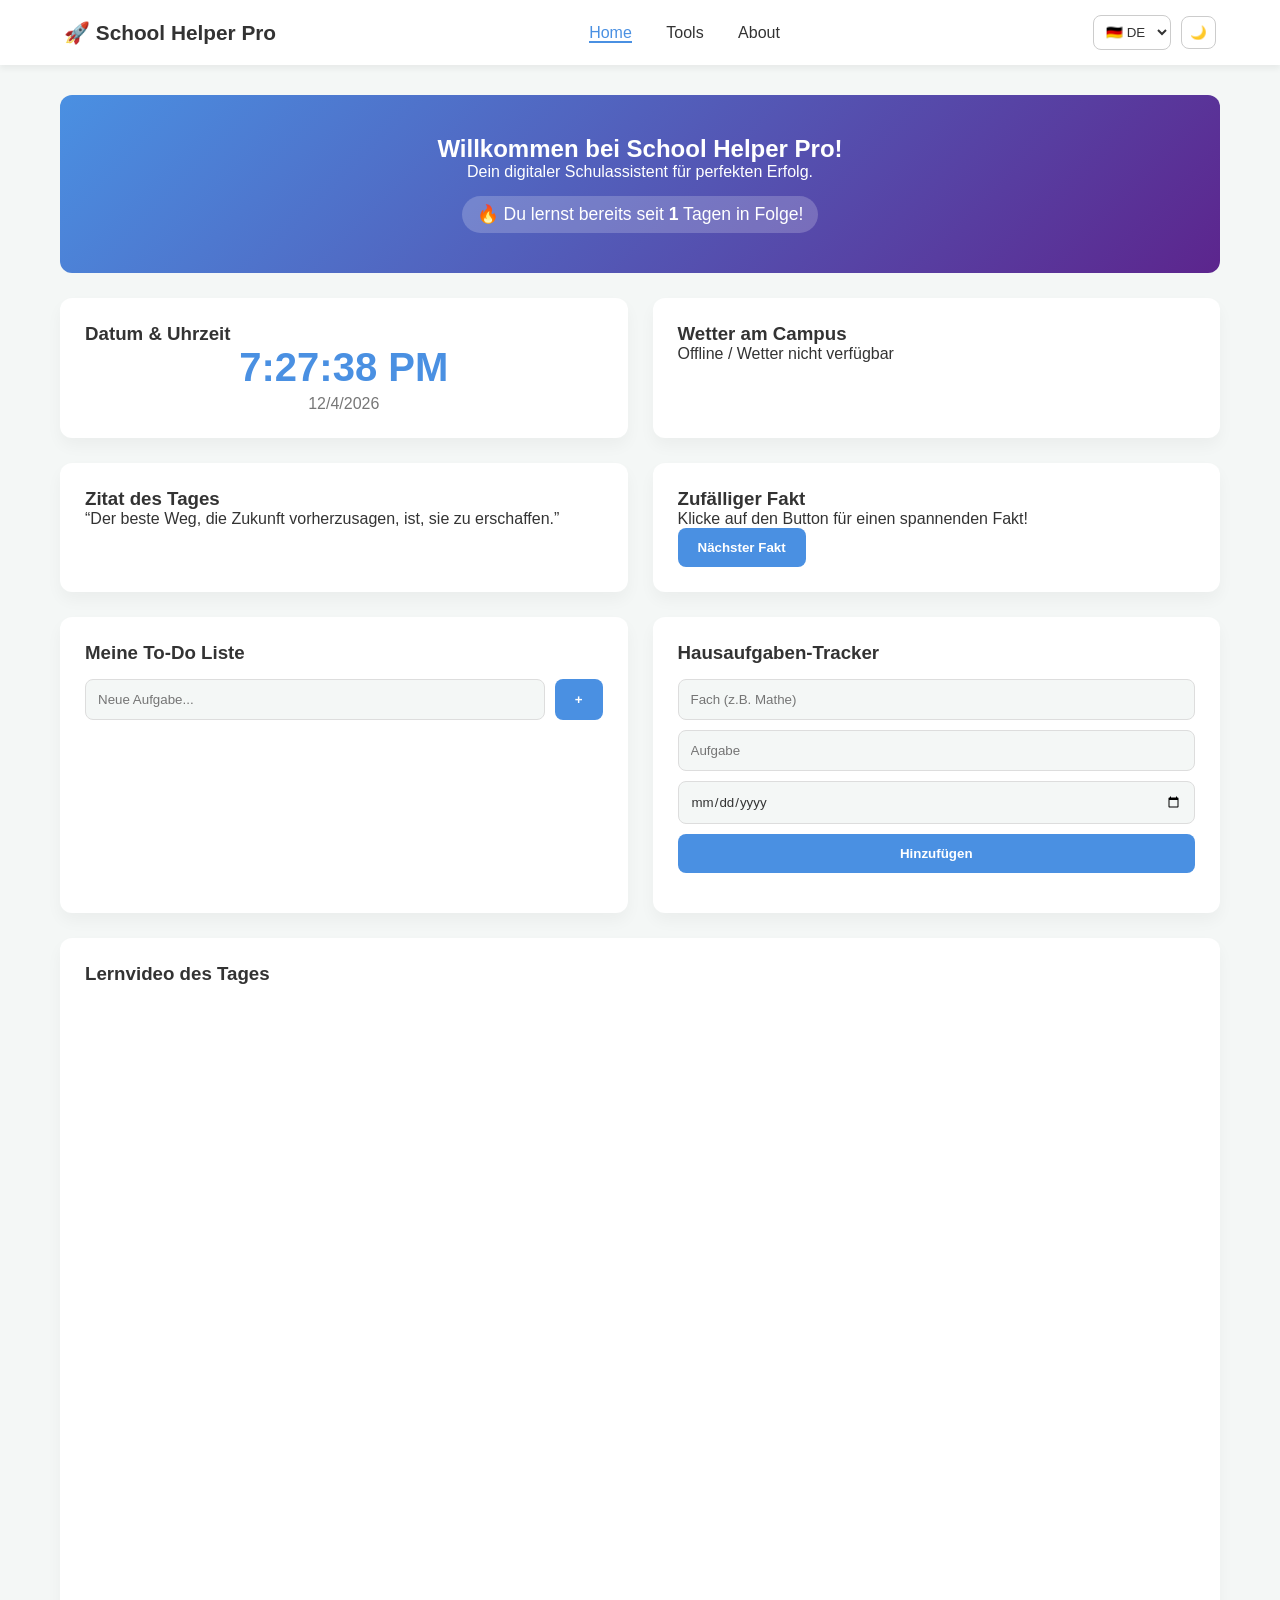
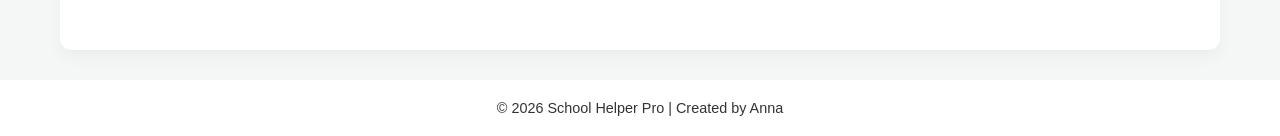
<file: index.html>
<!DOCTYPE html>
<html lang="de">
<head>
    <meta charset="UTF-8">
    <meta name="viewport" content="width=device-width, initial-scale=1.0">
    <title>School Helper Pro</title>
    <link rel="stylesheet" href="style.css">
    <link rel="manifest" href="manifest.json">
    <meta name="theme-color" content="#4A90E2">
</head>
<body>
    <nav class="navbar">
        <div class="logo">🚀 School Helper Pro</div>
        <div class="nav-links">
            <a href="index.html" class="active" data-i18n="navHome">Home</a>
            <a href="tools.html" data-i18n="navTools">Tools</a>
            <a href="about.html" data-i18n="navAbout">About</a>
        </div>
        <div class="nav-controls">
            <select id="langSelect">
                <option value="de">🇩🇪 DE</option>
                <option value="en">🇬🇧 EN</option>
                <option value="ru">🇷🇺 RU</option>
            </select>
            <button id="themeToggle" class="btn-toggle">🌙</button>
        </div>
    </nav>

    <main class="container">
        <section class="banner animate-fade">
            <h1 data-i18n="welcomeTitle">Willkommen bei School Helper Pro!</h1>
            <p data-i18n="welcomeSub">Dein digitaler Schulassistent für perfekten Erfolg.</p>
            <div class="streak-badge" id="streakContainer">
                🔥 <span data-i18n="streakText">Du lernst bereits seit</span> <strong id="streakCount">0</strong> <span data-i18n="streakDays">Tagen in Folge!</span>
            </div>
        </section>

        <section class="grid-2">
            <div class="card">
                <h3 data-i18n="dateTimeTitle">Datum & Uhrzeit</h3>
                <p id="liveClock" class="clock-display">--:--:--</p>
                <p id="liveDate" class="date-display">--.--.----</p>
            </div>
            <div class="card">
                <h3 data-i18n="weatherTitle">Wetter am Campus</h3>
                <div id="weatherWidget">
                    <p data-i18n="loading">Lade Wetterdaten...</p>
                </div>
            </div>
        </section>

        <section class="grid-2">
            <div class="card motivation-card">
                <h3 data-i18n="motivationTitle">Zitat des Tages</h3>
                <blockquote id="quoteText">"Success is the sum of small efforts repeated day in and day out."</blockquote>
            </div>
            <div class="card">
                <h3 data-i18n="factTitle">Zufälliger Fakt</h3>
                <p id="factText" class="fact-box">Klicke auf den Button für einen spannenden Fakt!</p>
                <button id="nextFactBtn" class="btn" data-i18n="factBtn">Nächster Fakt</button>
            </div>
        </section>

        <section class="grid-2">
            <div class="card">
                <h3 data-i18n="todoTitle">Meine To-Do Liste</h3>
                <div class="input-group">
                    <input type="text" id="todoInput" placeholder="Neue Aufgabe...">
                    <button id="addTodoBtn" class="btn">+</button>
                </div>
                <ul id="todoList" class="list-container"></ul>
            </div>

            <div class="card">
                <h3 data-i18n="homeworkTitle">Hausaufgaben-Tracker</h3>
                <div class="input-group vertical">
                    <input type="text" id="hwSubject" placeholder="Fach (z.B. Mathe)">
                    <input type="text" id="hwTask" placeholder="Aufgabe">
                    <input type="date" id="hwDate">
                    <button id="addHwBtn" class="btn" data-i18n="addBtn">Hinzufügen</button>
                </div>
                <ul id="hwList" class="list-container"></ul>
            </div>
        </section>

        <section class="card video-section">
            <h3 data-i18n="videoTitle">Lernvideo des Tages</h3>
            <div class="video-container">
                <iframe width="560" height="315" src="https://www.youtube.com/embed/dQw4w9WgXcQ" title="Lernvideo" frameborder="0" allow="accelerometer; autoplay; clipboard-write; encrypted-media; gyroscope; picture-in-picture" allowfullscreen></iframe>
            </div>
        </section>
    </main>

    <footer class="footer">
        <p>&copy; 2026 School Helper Pro | Created by Anna</p>
    </footer>

    <script src="app.js"></script>
</body>
</html>
</file>
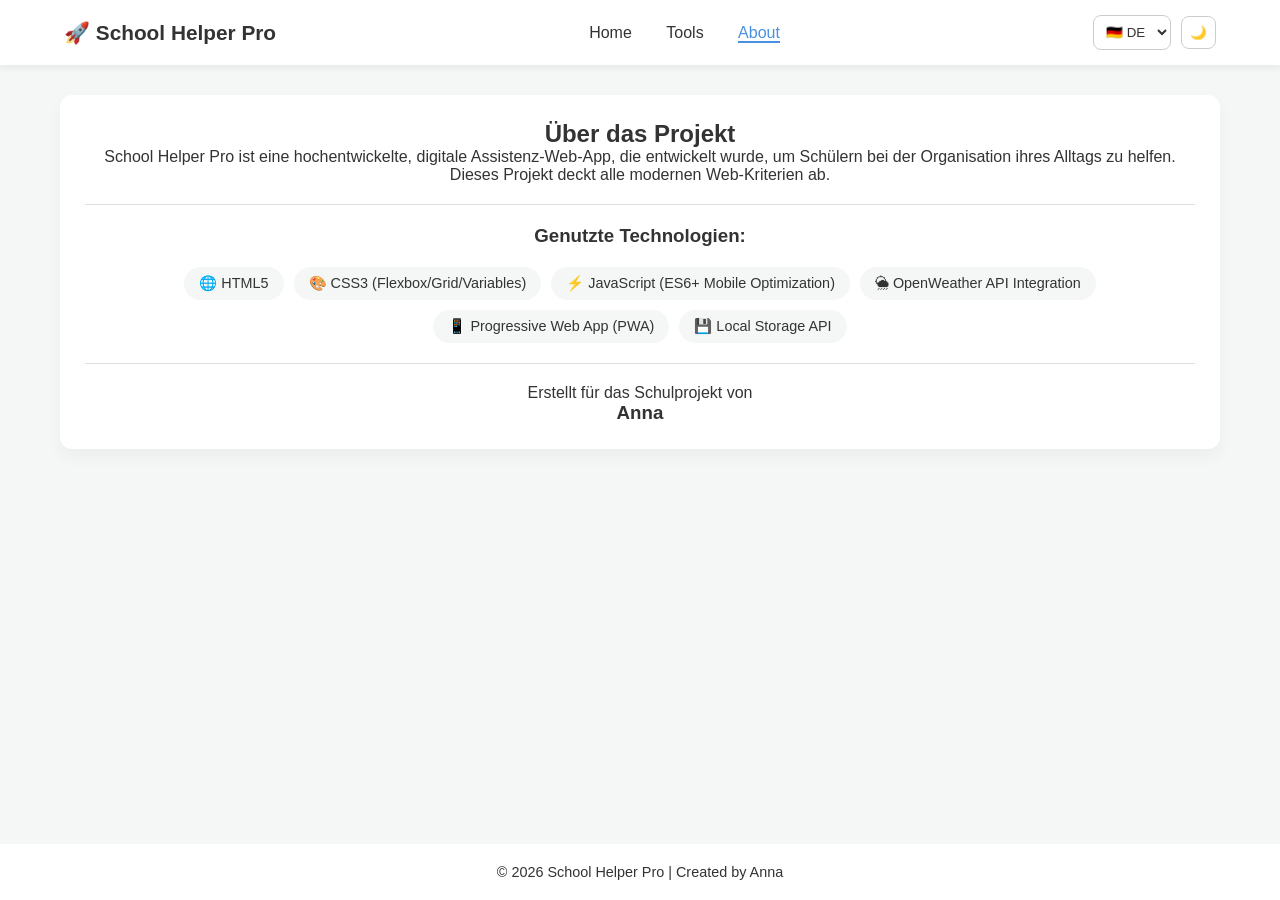
<file: about.html>
<!DOCTYPE html>
<html lang="de">
<head>
    <meta charset="UTF-8">
    <meta name="viewport" content="width=device-width, initial-scale=1.0">
    <title>About - School Helper Pro</title>
    <link rel="stylesheet" href="style.css">
</head>
<body>
    <nav class="navbar">
        <div class="logo">🚀 School Helper Pro</div>
        <div class="nav-links">
            <a href="index.html" data-i18n="navHome">Home</a>
            <a href="tools.html" data-i18n="navTools">Tools</a>
            <a href="about.html" class="active" data-i18n="navAbout">About</a>
        </div>
        <div class="nav-controls">
            <select id="langSelect">
                <option value="de">🇩🇪 DE</option>
                <option value="en">🇬🇧 EN</option>
                <option value="ru">🇷🇺 RU</option>
            </select>
            <button id="themeToggle" class="btn-toggle">🌙</button>
        </div>
    </nav>

    <main class="container">
        <section class="card animate-fade text-center">
            <h2 data-i18n="aboutProjectTitle">Über das Projekt</h2>
            <p class="about-desc" data-i18n="aboutDesc">
                School Helper Pro ist eine hochentwickelte, digitale Assistenz-Web-App, die entwickelt wurde, um Schülern bei der Organisation ihres Alltags zu helfen. Dieses Projekt deckt alle modernen Web-Kriterien ab.
            </p>
            
            <hr class="separator">

            <h3 data-i18n="techTitle">Genutzte Technologien:</h3>
            <div class="tech-grid">
                <div class="tech-badge">🌐 HTML5</div>
                <div class="tech-badge">🎨 CSS3 (Flexbox/Grid/Variables)</div>
                <div class="tech-badge">⚡ JavaScript (ES6+ Mobile Optimization)</div>
                <div class="tech-badge">🌦 OpenWeather API Integration</div>
                <div class="tech-badge">📱 Progressive Web App (PWA)</div>
                <div class="tech-badge">💾 Local Storage API</div>
            </div>

            <hr class="separator">

            <div class="signature">
                <p data-i18n="createdBy">Erstellt für das Schulprojekt von</p>
                <h3>Anna</h3>
            </div>
        </section>
    </main>

    <footer class="footer">
        <p>&copy; 2026 School Helper Pro | Created by Anna</p>
    </footer>

    <script src="app.js"></script>
</body>
</html>
</file>
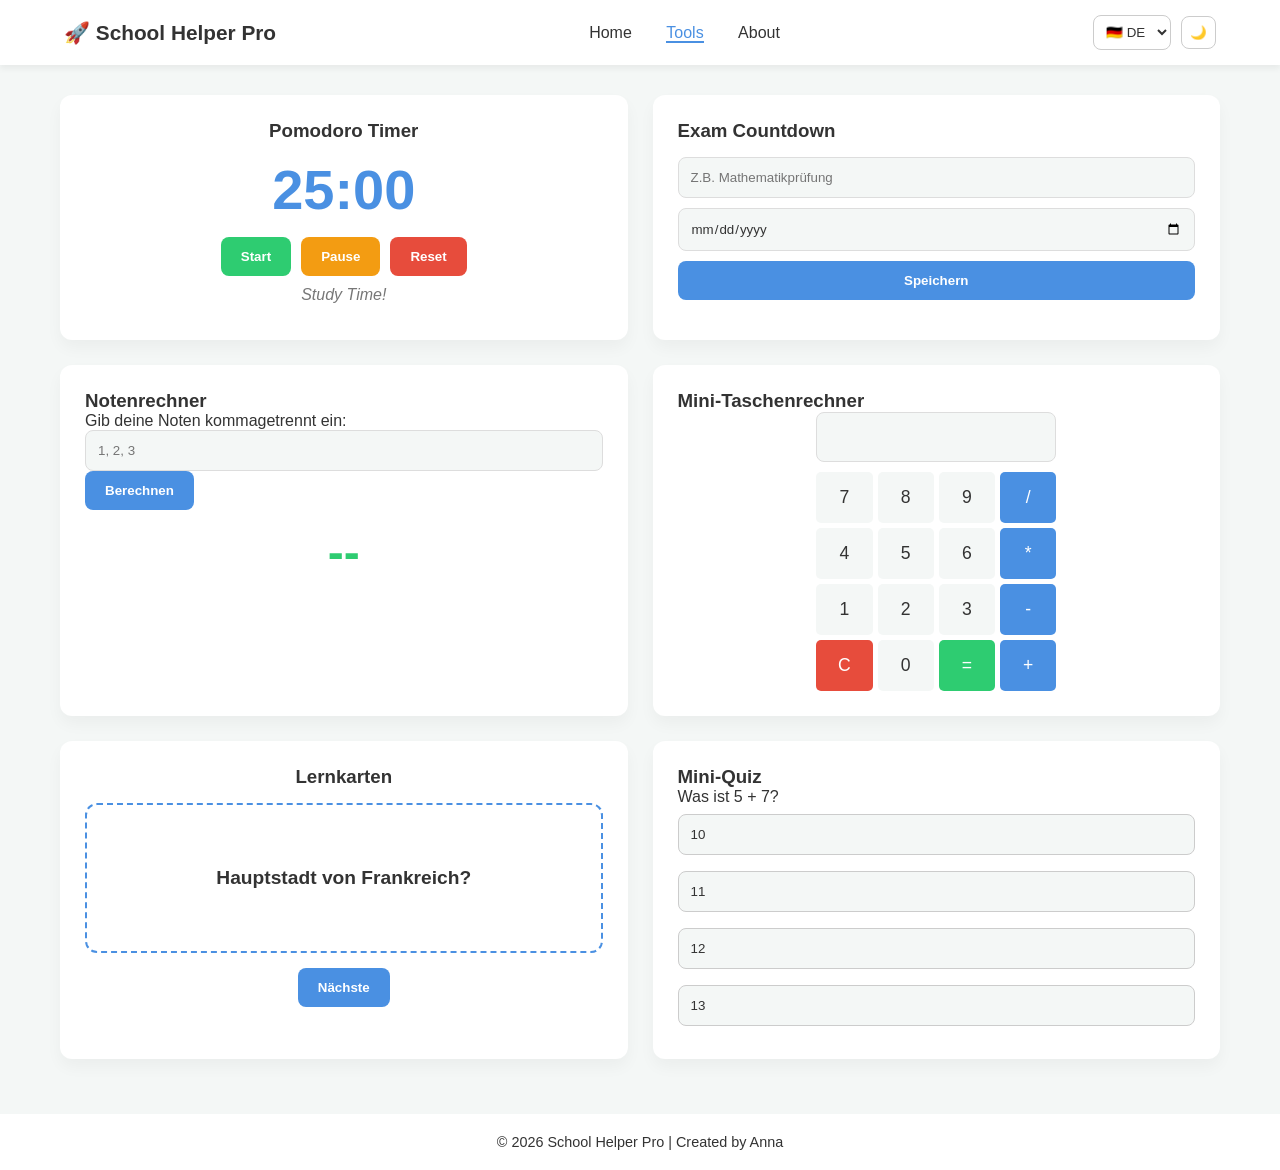
<file: tools.html>
<!DOCTYPE html>
<html lang="de">
<head>
    <meta charset="UTF-8">
    <meta name="viewport" content="width=device-width, initial-scale=1.0">
    <title>Tools - School Helper Pro</title>
    <link rel="stylesheet" href="style.css">
</head>
<body>
    <nav class="navbar">
        <div class="logo">🚀 School Helper Pro</div>
        <div class="nav-links">
            <a href="index.html" data-i18n="navHome">Home</a>
            <a href="tools.html" class="active" data-i18n="navTools">Tools</a>
            <a href="about.html" data-i18n="navAbout">About</a>
        </div>
        <div class="nav-controls">
            <select id="langSelect">
                <option value="de">🇩🇪 DE</option>
                <option value="en">🇬🇧 EN</option>
                <option value="ru">🇷🇺 RU</option>
            </select>
            <button id="themeToggle" class="btn-toggle">🌙</button>
        </div>
    </nav>

    <main class="container">
        <div class="grid-2">
            <div class="card text-center">
                <h3 data-i18n="pomodoroTitle">Pomodoro Timer</h3>
                <div class="timer-display" id="timerDisplay">25:00</div>
                <div class="btn-group">
                    <button id="startTimer" class="btn success" data-i18n="start">Start</button>
                    <button id="pauseTimer" class="btn warning" data-i18n="pause">Pause</button>
                    <button id="resetTimer" class="btn danger" data-i18n="reset">Reset</button>
                </div>
                <p id="timerMode" class="timer-mode">Study Time!</p>
            </div>

            <div class="card">
                <h3 data-i18n="countdownTitle">Exam Countdown</h3>
                <div class="input-group vertical">
                    <input type="text" id="examName" placeholder="Z.B. Mathematikprüfung">
                    <input type="date" id="examDate">
                    <button id="setCountdownBtn" class="btn" data-i18n="save">Speichern</button>
                </div>
                <div id="countdownResult" class="countdown-result"></div>
            </div>
        </div>

        <div class="grid-2">
            <div class="card">
                <h3 data-i18n="gradeTitle">Notenrechner (Deutsche System)</h3>
                <p class="hint" data-i18n="gradeHint">Gib deine Noten kommagetrennt ein (z.B. 1, 2, 3, 2):</p>
                <input type="text" id="gradesInput" placeholder="1, 2, 3">
                <button id="calcGradesBtn" class="btn" data-i18n="calc">Berechnen</button>
                <div id="gradeResult" class="grade-badge">--</div>
            </div>

            <div class="card">
                <h3 data-i18n="calcTitle">Mini-Taschenrechner</h3>
                <div class="mini-calc">
                    <input type="text" id="calcDisplay" readonly>
                    <div class="calc-buttons">
                        <button onclick="pressNum('7')">7</button><button onclick="pressNum('8')">8</button><button onclick="pressNum('9')">9</button><button onclick="pressOp('/')" class="op">/</button>
                        <button onclick="pressNum('4')">4</button><button onclick="pressNum('5')">5</button><button onclick="pressNum('6')">6</button><button onclick="pressOp('*')" class="op">*</button>
                        <button onclick="pressNum('1')">1</button><button onclick="pressNum('2')">2</button><button onclick="pressNum('3')">3</button><button onclick="pressOp('-')" class="op">-</button>
                        <button onclick="clearCalc()" class="danger">C</button><button onclick="pressNum('0')">0</button><button onclick="calculateResult()" class="success">=</button><button onclick="pressOp('+')" class="op">+</button>
                    </div>
                </div>
            </div>
        </div>

        <div class="grid-2">
            <div class="card flex-center">
                <h3 data-i18n="flashcardTitle">Lernkarten (Flashcards)</h3>
                <div class="flashcard" id="flashcard">
                    <div class="flashcard-inner">
                        <div class="flashcard-front">
                            <p id="cardFront">Hauptstadt von Frankreich?</p>
                        </div>
                        <div class="flashcard-back">
                            <p id="cardBack">Paris</p>
                        </div>
                    </div>
                </div>
                <button id="nextCardBtn" class="btn" style="margin-top:15px;" data-i18n="next">Nächste Karte</button>
            </div>

            <div class="card">
                <h3 data-i18n="quizTitle">Mini-Quiz</h3>
                <div id="quizContainer">
                    <p id="quizQuestion">Frage lädt...</p>
                    <div id="quizOptions" class="vertical-buttons"></div>
                </div>
                <div id="quizResult" class="hidden text-center">
                    <p id="quizScore"></p>
                    <button id="restartQuizBtn" class="btn" data-i18n="restart">Nochmal versuchen</button>
                </div>
            </div>
        </div>
    </main>

    <footer class="footer">
        <p>&copy; 2026 School Helper Pro | Created by Anna</p>
    </footer>

    <script src="app.js"></script>
    <script src="tools.js"></script>
</body>
</html>
</file>
<file: style.css>
:root {
    --bg-color: #f4f7f6;
    --card-bg: #ffffff;
    --text-color: #333333;
    --primary-color: #4A90E2;
    --accent-color: #ffcc00;
    --danger-color: #e74c3c;
    --success-color: #2ecc71;
    --warning-color: #f39c12;
    --border-radius: 12px;
    --transition-speed: 0.3s;
}

[data-theme="dark"] {
    --bg-color: #1e1e24;
    --card-bg: #2a2a35;
    --text-color: #f4f7f6;
    --primary-color: #357ABD;
}

* {
    box-sizing: border-box;
    margin: 0;
    padding: 0;
    font-family: -apple-system, BlinkMacSystemFont, "Segoe UI", Roboto, sans-serif;
}

body {
    background-color: var(--bg-color);
    color: var(--text-color);
    transition: background-color var(--transition-speed), color var(--transition-speed);
    display: flex;
    flex-direction: column;
    min-height: 100vh;
}

.navbar {
    display: flex;
    justify-content: space-between;
    align-items: center;
    padding: 15px 5%;
    background-color: var(--card-bg);
    box-shadow: 0 4px 6px rgba(0,0,0,0.05);
}

.logo { font-size: 1.3rem; font-weight: bold; }
.nav-links a { color: var(--text-color); text-decoration: none; margin: 0 15px; font-weight: 500; transition: color var(--transition-speed); }
.nav-links a.active, .nav-links a:hover { color: var(--primary-color); border-bottom: 2px solid var(--primary-color); }
.nav-controls { display: flex; gap: 10px; align-items: center; }

select, .btn-toggle {
    padding: 8px; border-radius: 8px; border: 1px solid #ccc;
    background: var(--card-bg); color: var(--text-color); cursor: pointer;
}

.container { max-width: 1200px; margin: 30px auto; padding: 0 20px; flex: 1; width: 100%; }
.grid-2 { display: grid; grid-template-columns: repeat(auto-fit, minmax(300px, 1fr)); gap: 25px; margin-bottom: 25px; }

.card {
    background-color: var(--card-bg); padding: 25px; border-radius: var(--border-radius);
    box-shadow: 0 8px 16px rgba(0,0,0,0.04); transition: transform 0.2s, background-color var(--transition-speed);
}
.card:hover { transform: translateY(-2px); }

.banner {
    background: linear-gradient(135deg, var(--primary-color), #5C258D);
    color: white; padding: 40px; border-radius: var(--border-radius); margin-bottom: 25px; text-align: center;
}

.streak-badge { margin-top: 15px; display: inline-block; background: rgba(255, 255, 255, 0.2); padding: 8px 15px; border-radius: 20px; font-size: 1.1rem; }
.input-group { display: flex; gap: 10px; margin-top: 15px; }
.input-group.vertical { flex-direction: column; }

input[type="text"], input[type="date"] {
    width: 100%; padding: 12px; border: 1px solid #ddd; border-radius: 8px;
    background: var(--bg-color); color: var(--text-color);
}

.btn { padding: 12px 20px; border: none; background-color: var(--primary-color); color: white; border-radius: 8px; cursor: pointer; font-weight: bold; transition: opacity var(--transition-speed); }
.btn:hover { opacity: 0.9; }
.btn.success { background-color: var(--success-color); }
.btn.warning { background-color: var(--warning-color); }
.btn.danger { background-color: var(--danger-color); }

.list-container { list-style: none; margin-top: 15px; }
.list-container li { display: flex; justify-content: space-between; align-items: center; background: var(--bg-color); padding: 10px 15px; border-radius: 6px; margin-bottom: 8px; }

.clock-display { font-size: 2.5rem; font-weight: bold; color: var(--primary-color); text-align: center; }
.date-display { text-align: center; color: #777; margin-top: 5px; }
.timer-display { font-size: 3.5rem; font-weight: bold; margin: 15px 0; color: var(--primary-color); }
.btn-group { display: flex; gap: 10px; justify-content: center; margin-bottom: 10px; }
.timer-mode { font-style: italic; color: #777; }
.countdown-result { font-weight: bold; margin-top: 15px; font-size: 1.2rem; color: var(--primary-color); }

.mini-calc { max-width: 240px; margin: 0 auto; }
#calcDisplay { text-align: right; font-size: 1.5rem; margin-bottom: 10px; padding: 10px; }
.calc-buttons { display: grid; grid-template-columns: repeat(4, 1fr); gap: 5px; }
.calc-buttons button { padding: 15px; font-size: 1.1rem; cursor: pointer; border-radius: 5px; border: none; background: var(--bg-color); color: var(--text-color); }
.calc-buttons button.op { background: var(--primary-color); color: white; }
.calc-buttons button.danger { background: var(--danger-color); color: white; }
.calc-buttons button.success { background: var(--success-color); color: white; }

.flashcard { width: 100%; height: 150px; perspective: 1000px; cursor: pointer; margin-top: 15px;}
.flashcard-inner { width: 100%; height: 100%; transition: transform 0.6s; transform-style: preserve-3d; position: relative; }
.flashcard.flipped .flashcard-inner { transform: rotateY(180deg); }
.flashcard-front, .flashcard-back { position: absolute; width: 100%; height: 100%; backface-visibility: hidden; display: flex; align-items: center; justify-content: center; font-size: 1.2rem; font-weight: bold; border-radius: var(--border-radius); border: 2px dashed var(--primary-color); padding: 15px; text-align: center; background: var(--card-bg); }
.flashcard-back { transform: rotateY(180deg); background-color: var(--primary-color); color: white; border: none; }

.vertical-buttons button { width: 100%; text-align: left; margin: 8px 0; padding: 12px; border-radius: 8px; border: 1px solid #ccc; background: var(--bg-color); color: var(--text-color); cursor: pointer; font-weight: 500; }
.vertical-buttons button:hover { background-color: var(--primary-color); color: white; }
.hidden { display: none; }
.grade-badge { font-size: 3rem; font-weight: bold; text-align: center; margin-top: 15px; color: var(--success-color); }
.video-container { position: relative; padding-bottom: 56.25%; height: 0; overflow: hidden; max-width: 100%; border-radius: var(--border-radius); margin-top: 15px; }
.video-container iframe { position: absolute; top: 0; left: 0; width: 100%; height: 100%; }

.text-center { text-align: center; }
.flex-center { display: flex; flex-direction: column; align-items: center; }
.footer { text-align: center; padding: 20px; background-color: var(--card-bg); margin-top: auto; font-size: 0.9rem;}
.tech-grid { display: flex; flex-wrap: wrap; gap: 10px; justify-content: center; margin: 20px 0; }
.tech-badge { background: var(--bg-color); padding: 8px 15px; border-radius: 20px; font-weight: 500; font-size: 0.9rem; }
.separator { margin: 20px 0; border: none; border-top: 1px solid #ddd; }
.signature { margin-top: 20px; }

@media(max-width: 768px) {
    .navbar { flex-direction: column; gap: 10px; }
    .nav-links { margin: 10px 0; }
    .container { margin: 15px auto; }
}
</file>
